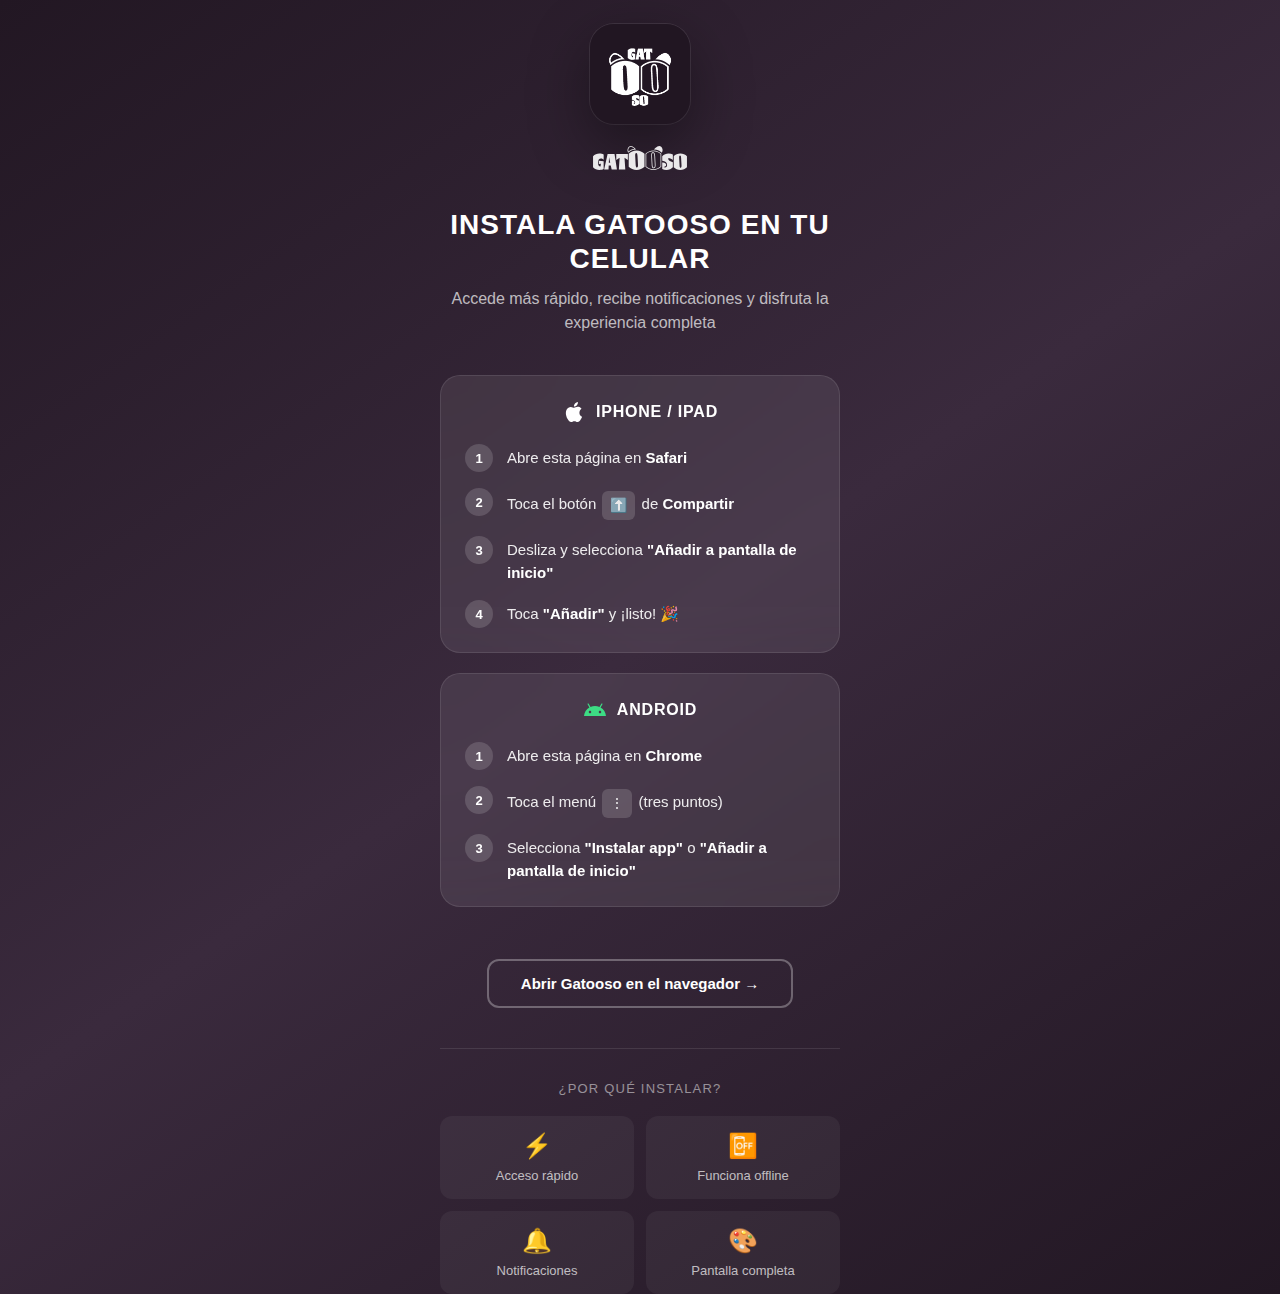
<file: app/instalar.html>
<!DOCTYPE html>
<html lang="es">
<head>
    <meta charset="UTF-8">
    <title>Instala Gatooso</title>
    <meta name="viewport" content="width=device-width, initial-scale=1.0, viewport-fit=cover">
    <meta name="theme-color" content="#221723">

    <!-- PWA -->
    <link rel="manifest" href="/app/manifest.json">
    <link rel="apple-touch-icon" href="/app/assets/brand/apple-touch-icon.png">
    <meta name="apple-mobile-web-app-capable" content="yes">

    <!-- Adobe Fonts - RL Folklor (Gatooso Branding) -->
    <link rel="stylesheet" href="https://use.typekit.net/yje8guk.css">

    <style>
        * { margin: 0; padding: 0; box-sizing: border-box; }

        body {
            font-family: -apple-system, BlinkMacSystemFont, 'Segoe UI', Roboto, sans-serif;
            background: linear-gradient(145deg, #221723 0%, #3a2a3d 50%, #221723 100%);
            min-height: 100vh;
            color: #FFFFFF;
            padding: 24px;
            padding-bottom: env(safe-area-inset-bottom, 24px);
        }

        .container {
            max-width: 400px;
            margin: 0 auto;
            text-align: center;
        }

        .logo-wrap {
            margin-bottom: 32px;
            animation: logoFloat 3s ease-in-out infinite;
        }

        @keyframes logoFloat {
            0%, 100% { transform: translateY(0); }
            50% { transform: translateY(-8px); }
        }

        .app-icon {
            width: 100px;
            height: 100px;
            border-radius: 24px;
            box-shadow:
                0 20px 60px rgba(0, 0, 0, 0.4),
                0 0 0 1px rgba(255, 255, 255, 0.1);
            margin-bottom: 16px;
        }

        .logo {
            height: 28px;
            opacity: 0.9;
            filter: brightness(0) invert(1);
        }

        h1 {
            font-family: "rl-folklor", -apple-system, sans-serif;
            font-size: 28px;
            font-weight: 700;
            margin-bottom: 12px;
            line-height: 1.2;
            text-transform: uppercase;
            letter-spacing: 1px;
        }

        .subtitle {
            font-size: 16px;
            color: rgba(255, 255, 255, 0.7);
            line-height: 1.5;
            margin-bottom: 40px;
        }

        .install-card {
            background: rgba(255, 255, 255, 0.08);
            border: 1px solid rgba(255, 255, 255, 0.1);
            border-radius: 20px;
            padding: 24px;
            margin-bottom: 20px;
            backdrop-filter: blur(20px);
            -webkit-backdrop-filter: blur(20px);
        }

        .install-card h2 {
            font-family: "rl-folklor", -apple-system, sans-serif;
            font-size: 16px;
            font-weight: 600;
            margin-bottom: 20px;
            display: flex;
            align-items: center;
            justify-content: center;
            gap: 10px;
            text-transform: uppercase;
            letter-spacing: 0.8px;
        }

        .install-card h2 img {
            width: 24px;
            height: 24px;
        }

        .steps {
            text-align: left;
        }

        .step {
            display: flex;
            align-items: flex-start;
            gap: 14px;
            margin-bottom: 16px;
        }

        .step:last-child {
            margin-bottom: 0;
        }

        .step-num {
            width: 28px;
            height: 28px;
            border-radius: 50%;
            background: rgba(255, 255, 255, 0.15);
            display: flex;
            align-items: center;
            justify-content: center;
            font-size: 13px;
            font-weight: 700;
            flex-shrink: 0;
        }

        .step-text {
            font-size: 15px;
            line-height: 1.5;
            color: rgba(255, 255, 255, 0.9);
            padding-top: 3px;
        }

        .step-text strong {
            color: #FFFFFF;
        }

        .step-icon {
            display: inline-flex;
            background: rgba(255, 255, 255, 0.15);
            padding: 4px 8px;
            border-radius: 6px;
            font-size: 14px;
            margin: 0 2px;
            vertical-align: middle;
        }

        /* Android Install Button */
        .install-btn {
            display: none;
            width: 100%;
            padding: 16px 24px;
            background: #FFFFFF;
            color: #221723;
            border: none;
            border-radius: 14px;
            font-size: 16px;
            font-weight: 700;
            font-family: inherit;
            cursor: pointer;
            margin-top: 16px;
            transition: transform 0.2s, box-shadow 0.2s;
        }

        .install-btn:hover {
            transform: scale(1.02);
            box-shadow: 0 8px 24px rgba(255, 255, 255, 0.2);
        }

        .install-btn:active {
            transform: scale(0.98);
        }

        .install-btn.show {
            display: block;
        }

        /* Open App Button */
        .open-app-btn {
            display: inline-block;
            margin-top: 32px;
            padding: 14px 32px;
            background: transparent;
            border: 2px solid rgba(255, 255, 255, 0.3);
            border-radius: 12px;
            color: #FFFFFF;
            font-size: 15px;
            font-weight: 600;
            text-decoration: none;
            transition: all 0.2s;
        }

        .open-app-btn:hover {
            background: rgba(255, 255, 255, 0.1);
            border-color: rgba(255, 255, 255, 0.5);
        }

        .features {
            margin-top: 40px;
            padding-top: 32px;
            border-top: 1px solid rgba(255, 255, 255, 0.1);
        }

        .features h3 {
            font-family: "rl-folklor", -apple-system, sans-serif;
            font-size: 13px;
            font-weight: 500;
            color: rgba(255, 255, 255, 0.5);
            text-transform: uppercase;
            letter-spacing: 1.2px;
            margin-bottom: 20px;
        }

        .feature-grid {
            display: grid;
            grid-template-columns: repeat(2, 1fr);
            gap: 12px;
        }

        .feature {
            background: rgba(255, 255, 255, 0.05);
            border-radius: 12px;
            padding: 16px;
            text-align: center;
        }

        .feature-icon {
            font-size: 24px;
            margin-bottom: 8px;
        }

        .feature-text {
            font-size: 13px;
            color: rgba(255, 255, 255, 0.7);
        }

        /* Hide sections based on platform */
        .ios-only { display: none; }
        .android-only { display: none; }

        .is-ios .ios-only { display: block; }
        .is-android .android-only { display: block; }
        .is-desktop .ios-only, .is-desktop .android-only { display: block; }

        /* Already installed message */
        .installed-msg {
            display: none;
            background: linear-gradient(135deg, #4CAF50, #45a049);
            border-radius: 16px;
            padding: 20px;
            margin-bottom: 24px;
        }

        .installed-msg.show {
            display: block;
        }

        .installed-msg h2 {
            font-size: 18px;
            margin-bottom: 8px;
        }

        .installed-msg p {
            font-size: 14px;
            opacity: 0.9;
        }
    </style>
</head>
<body>
    <div class="container">

        <div class="logo-wrap">
            <img src="/app/assets/brand/icon-192.png" alt="Gatooso" class="app-icon">
            <br>
            <img src="/app/assets/brand/logo.svg" alt="Gatooso" class="logo">
        </div>

        <h1>Instala Gatooso en tu celular</h1>
        <p class="subtitle">
            Accede más rápido, recibe notificaciones y disfruta la experiencia completa
        </p>

        <!-- Already Installed -->
        <div class="installed-msg" id="installedMsg">
            <h2>✅ Ya tienes Gatooso</h2>
            <p>La app ya está instalada en tu dispositivo</p>
        </div>

        <!-- iOS Instructions -->
        <div class="install-card ios-only">
            <h2>
                <svg width="24" height="24" viewBox="0 0 24 24" fill="white"><path d="M18.71 19.5c-.83 1.24-1.71 2.45-3.05 2.47-1.34.03-1.77-.79-3.29-.79-1.53 0-2 .77-3.27.82-1.31.05-2.3-1.32-3.14-2.53C4.25 17 2.94 12.45 4.7 9.39c.87-1.52 2.43-2.48 4.12-2.51 1.28-.02 2.5.87 3.29.87.78 0 2.26-1.07 3.81-.91.65.03 2.47.26 3.64 1.98-.09.06-2.17 1.28-2.15 3.81.03 3.02 2.65 4.03 2.68 4.04-.03.07-.42 1.44-1.38 2.83M13 3.5c.73-.83 1.94-1.46 2.94-1.5.13 1.17-.34 2.35-1.04 3.19-.69.85-1.83 1.51-2.95 1.42-.15-1.15.41-2.35 1.05-3.11z"/></svg>
                iPhone / iPad
            </h2>
            <div class="steps">
                <div class="step">
                    <span class="step-num">1</span>
                    <span class="step-text">
                        Abre esta página en <strong>Safari</strong>
                    </span>
                </div>
                <div class="step">
                    <span class="step-num">2</span>
                    <span class="step-text">
                        Toca el botón <span class="step-icon">⬆️</span> de <strong>Compartir</strong>
                    </span>
                </div>
                <div class="step">
                    <span class="step-num">3</span>
                    <span class="step-text">
                        Desliza y selecciona <strong>"Añadir a pantalla de inicio"</strong>
                    </span>
                </div>
                <div class="step">
                    <span class="step-num">4</span>
                    <span class="step-text">
                        Toca <strong>"Añadir"</strong> y ¡listo! 🎉
                    </span>
                </div>
            </div>
        </div>

        <!-- Android Instructions -->
        <div class="install-card android-only">
            <h2>
                <svg width="24" height="24" viewBox="0 0 24 24" fill="#3DDC84"><path d="M17.6 9.48l1.84-3.18c.16-.31.04-.69-.26-.85-.29-.15-.65-.06-.83.22l-1.88 3.24c-1.4-.59-2.94-.92-4.47-.92s-3.07.33-4.47.92L5.7 5.67c-.19-.29-.58-.38-.87-.2-.28.18-.37.54-.22.83L6.4 9.48C3.3 11.25 1.28 14.44 1 18h22c-.28-3.56-2.3-6.75-5.4-8.52zM7 15.25c-.69 0-1.25-.56-1.25-1.25s.56-1.25 1.25-1.25 1.25.56 1.25 1.25-.56 1.25-1.25 1.25zm10 0c-.69 0-1.25-.56-1.25-1.25s.56-1.25 1.25-1.25 1.25.56 1.25 1.25-.56 1.25-1.25 1.25z"/></svg>
                Android
            </h2>
            <div class="steps">
                <div class="step">
                    <span class="step-num">1</span>
                    <span class="step-text">
                        Abre esta página en <strong>Chrome</strong>
                    </span>
                </div>
                <div class="step">
                    <span class="step-num">2</span>
                    <span class="step-text">
                        Toca el menú <span class="step-icon">⋮</span> (tres puntos)
                    </span>
                </div>
                <div class="step">
                    <span class="step-num">3</span>
                    <span class="step-text">
                        Selecciona <strong>"Instalar app"</strong> o <strong>"Añadir a pantalla de inicio"</strong>
                    </span>
                </div>
            </div>
            <button class="install-btn" id="installBtn">
                📲 Instalar Gatooso
            </button>
        </div>

        <a href="/app/" class="open-app-btn">
            Abrir Gatooso en el navegador →
        </a>

        <div class="features">
            <h3>¿Por qué instalar?</h3>
            <div class="feature-grid">
                <div class="feature">
                    <div class="feature-icon">⚡</div>
                    <div class="feature-text">Acceso rápido</div>
                </div>
                <div class="feature">
                    <div class="feature-icon">📴</div>
                    <div class="feature-text">Funciona offline</div>
                </div>
                <div class="feature">
                    <div class="feature-icon">🔔</div>
                    <div class="feature-text">Notificaciones</div>
                </div>
                <div class="feature">
                    <div class="feature-icon">🎨</div>
                    <div class="feature-text">Pantalla completa</div>
                </div>
            </div>
        </div>

    </div>

    <script>
        // Detect platform
        var isIOS = /iPad|iPhone|iPod/.test(navigator.userAgent) && !window.MSStream;
        var isAndroid = /Android/.test(navigator.userAgent);
        var isStandalone = window.matchMedia('(display-mode: standalone)').matches || window.navigator.standalone;

        if (isIOS) {
            document.body.classList.add('is-ios');
        } else if (isAndroid) {
            document.body.classList.add('is-android');
        } else {
            document.body.classList.add('is-desktop');
        }

        // Show installed message
        if (isStandalone) {
            document.getElementById('installedMsg').classList.add('show');
        }

        // Handle Android install prompt
        var deferredPrompt = null;
        var installBtn = document.getElementById('installBtn');

        window.addEventListener('beforeinstallprompt', function(e) {
            e.preventDefault();
            deferredPrompt = e;
            installBtn.classList.add('show');
        });

        installBtn.addEventListener('click', function() {
            if (deferredPrompt) {
                deferredPrompt.prompt();
                deferredPrompt.userChoice.then(function(choice) {
                    if (choice.outcome === 'accepted') {
                        installBtn.textContent = '✅ ¡Instalado!';
                        installBtn.disabled = true;
                    }
                    deferredPrompt = null;
                });
            }
        });

        window.addEventListener('appinstalled', function() {
            document.getElementById('installedMsg').classList.add('show');
            installBtn.style.display = 'none';
        });
    </script>
</body>
</html>
</file>
